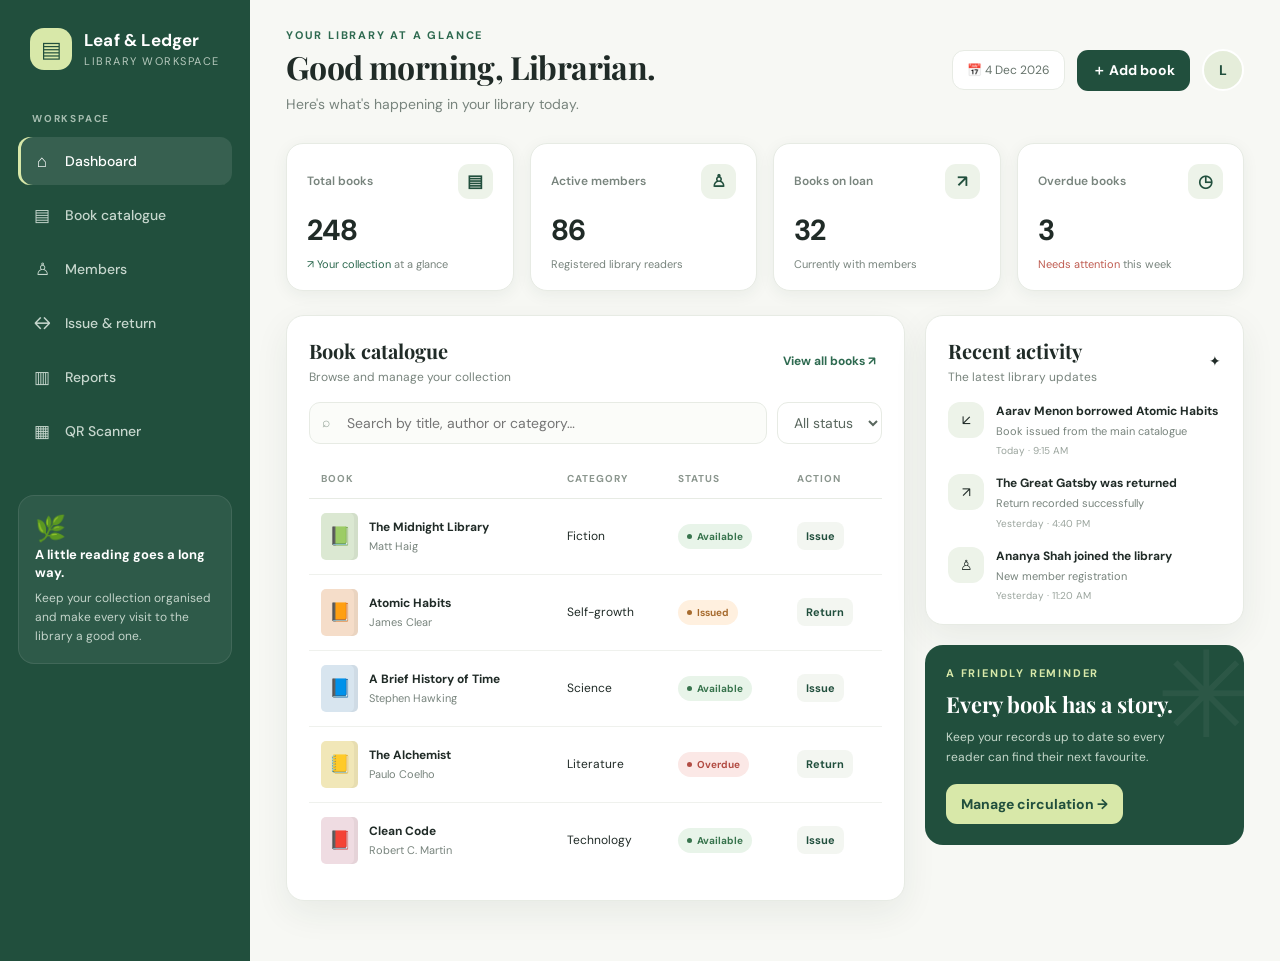
<file: index.html>
<!DOCTYPE html>
<html lang="en">
<head>
<meta charset="UTF-8">
<meta name="viewport" content="width=device-width, initial-scale=1.0">
<title>Leaf & Ledger — Library Management</title>
<style>
@import url('https://fonts.googleapis.com/css2?family=DM+Sans:wght@400;500;600;700&family=Playfair+Display:wght@600;700&display=swap');
:root{--ink:#202b27;--muted:#78847d;--paper:#f7f8f4;--white:#fff;--green:#214f3d;--green2:#2e6a50;--lime:#d8e8a9;--line:#e7ebe4;--orange:#d98a4d;--red:#bf5c51;--shadow:0 12px 35px rgba(33,57,43,.07)}
*{box-sizing:border-box}body{margin:0;background:var(--paper);color:var(--ink);font-family:'DM Sans',sans-serif;font-size:14px}button,input,select{font:inherit}button{cursor:pointer;border:0} .app{display:flex;min-height:100vh}
.sidebar{width:250px;background:var(--green);color:#fff;padding:28px 18px;display:flex;flex-direction:column;flex-shrink:0}
.brand{display:flex;gap:12px;align-items:center;padding:0 12px 34px}.brand-icon{width:42px;height:42px;border-radius:14px;background:var(--lime);color:var(--green);display:grid;place-items:center;font-size:22px}.brand strong{display:block;font-size:17px;letter-spacing:.2px}.brand small{color:#b6c9bd;font-size:11px;letter-spacing:1.5px;text-transform:uppercase}
.nav-label{color:#a6bdb0;font-size:10px;font-weight:700;letter-spacing:1.8px;padding:8px 14px 12px}.nav{display:grid;gap:6px}.nav button{color:#c7d7ce;background:transparent;text-align:left;padding:13px 14px;border-radius:12px;display:flex;align-items:center;gap:13px;font-weight:500;transition:.2s}.nav button span{font-size:17px;width:20px;text-align:center}.nav button:hover,.nav button.active{background:#ffffff19;color:#fff}.nav button.active{box-shadow:inset 3px 0 var(--lime)}.side-bottom{margin-top:auto;background:#ffffff10;border:1px solid #ffffff16;border-radius:16px;padding:16px;margin-top:40px}.side-bottom .book-emoji{font-size:25px}.side-bottom p{color:#c3d4ca;line-height:1.6;font-size:12px;margin:8px 0 0}.side-bottom strong{font-size:13px}
.main{flex:1;min-width:0;padding:28px 36px 40px;max-width:1600px;margin:0 auto;width:100%}.topbar{display:flex;align-items:center;justify-content:space-between;gap:20px;margin-bottom:30px}.eyebrow{color:var(--green2);font-size:11px;text-transform:uppercase;letter-spacing:1.8px;font-weight:700}.heading h1{font-family:'Playfair Display',serif;font-size:32px;line-height:1.15;margin:7px 0 0;letter-spacing:-.6px}.heading p{color:var(--muted);margin:9px 0 0}.top-actions{display:flex;align-items:center;gap:12px}.date-chip{background:#fff;border:1px solid var(--line);border-radius:12px;padding:11px 14px;color:#66736b;font-size:12px}.avatar{width:42px;height:42px;border-radius:50%;background:#e5edda;color:var(--green);display:grid;place-items:center;font-weight:700;border:2px solid white}
.btn{border-radius:11px;padding:11px 15px;font-weight:700;display:inline-flex;align-items:center;justify-content:center;gap:8px;transition:transform .15s,background .15s}.btn:hover{transform:translateY(-1px)}.btn-primary{background:var(--green);color:white}.btn-primary:hover{background:var(--green2)}.btn-light{background:#fff;color:var(--green);border:1px solid var(--line)}.btn-small{padding:8px 11px;font-size:12px}
.stats{display:grid;grid-template-columns:repeat(4,minmax(0,1fr));gap:16px;margin-bottom:24px}.stat{background:#fff;border:1px solid var(--line);border-radius:17px;padding:20px 20px 18px;box-shadow:0 4px 16px #1f3a2810}.stat-top{display:flex;justify-content:space-between;align-items:center;color:var(--muted);font-size:12px;font-weight:600}.stat-icon{width:35px;height:35px;border-radius:11px;background:#edf3e9;color:var(--green);display:grid;place-items:center;font-size:17px}.stat strong{display:block;font-size:29px;margin:12px 0 5px;letter-spacing:-1px}.stat small{color:var(--muted);font-size:11px}.positive{color:var(--green2)!important}
.content-grid{display:grid;grid-template-columns:minmax(0,1.65fr) minmax(270px,.85fr);gap:20px;align-items:start}.panel{background:#fff;border:1px solid var(--line);border-radius:18px;box-shadow:var(--shadow);overflow:hidden;margin-bottom:20px}.panel-head{padding:21px 22px 17px;display:flex;justify-content:space-between;align-items:center;gap:12px}.panel-head h2{font-family:'Playfair Display',serif;font-size:20px;margin:0}.panel-head p{margin:5px 0 0;color:var(--muted);font-size:12px}.panel-body{padding:0 22px 22px}.text-link{background:transparent;color:var(--green2);font-weight:700;font-size:12px}.search-row{display:flex;gap:10px;margin:0 0 15px}.searchbox{flex:1;position:relative}.searchbox span{position:absolute;left:13px;top:11px;color:#91a096}.searchbox input{width:100%;padding:11px 12px 11px 37px;border:1px solid var(--line);border-radius:11px;outline:none;background:#fbfcf9}.searchbox input:focus,input:focus,select:focus{border-color:#91b39a;box-shadow:0 0 0 3px #dcebdd}.filter{border:1px solid var(--line);border-radius:11px;padding:10px 12px;background:#fff;color:#59675e;outline:none}
.table-wrap{overflow-x:auto}table{border-collapse:collapse;width:100%;white-space:nowrap}th{text-align:left;color:#8b968e;font-size:10px;text-transform:uppercase;letter-spacing:1px;font-weight:700;padding:13px 12px;border-bottom:1px solid var(--line)}td{padding:14px 12px;border-bottom:1px solid #eff1ed;font-size:12px}tr:last-child td{border-bottom:0}.book-cell{display:flex;align-items:center;gap:11px}.cover{width:37px;height:47px;border-radius:5px;display:grid;place-items:center;font-size:18px;box-shadow:inset -4px 0 #0000000b;flex-shrink:0}.cover.green{background:#dbe8d2}.cover.peach{background:#f5ddc9}.cover.blue{background:#d8e5ef}.cover.yellow{background:#f1e7b8}.cover.pink{background:#efdce2}.book-cell strong{display:block;font-size:12px}.book-cell small{display:block;color:var(--muted);font-size:11px;margin-top:4px}.pill{display:inline-flex;align-items:center;gap:5px;padding:6px 9px;border-radius:30px;font-size:10px;font-weight:700}.pill:before{content:"";width:5px;height:5px;border-radius:50%;background:currentColor}.available{background:#e8f4e9;color:#38744d}.issued{background:#fff0df;color:#a76b2e}.overdue{background:#fbe8e6;color:#b24c43}.activity{display:grid;gap:17px}.activity-item{display:flex;gap:12px;align-items:flex-start}.activity-icon{width:36px;height:36px;border-radius:12px;background:#edf3e9;display:grid;place-items:center;flex-shrink:0}.activity-item strong{display:block;font-size:12px;line-height:1.5}.activity-item p{margin:3px 0 0;color:var(--muted);font-size:11px;line-height:1.5}.activity-item time{display:block;color:#9aa49d;font-size:10px;margin-top:5px}
.feature-card{background:var(--green);border-radius:18px;padding:21px;color:white;position:relative;overflow:hidden}.feature-card:after{content:"✳";position:absolute;right:-13px;top:-27px;font-size:120px;color:#ffffff0d}.feature-card .eyebrow{color:var(--lime)}.feature-card h3{font-family:'Playfair Display',serif;font-size:22px;line-height:1.25;margin:11px 0 8px;max-width:230px}.feature-card p{color:#c4d7ca;font-size:12px;line-height:1.7;max-width:245px;margin:0 0 16px}.feature-card .btn{background:var(--lime);color:var(--green);position:relative;z-index:1}
.section{display:none}.section.active{display:block}.section .panel{margin-top:0}.empty{text-align:center;padding:35px;color:var(--muted)}.empty div{font-size:30px;margin-bottom:8px}.table-actions{display:flex;gap:5px}.icon-btn{background:#f3f6f1;color:var(--green);padding:7px 9px;border-radius:8px;font-size:11px;font-weight:700}.icon-btn.danger{color:var(--red);background:#fbefed}
.modal-backdrop{position:fixed;inset:0;background:#15251dc2;display:none;align-items:center;justify-content:center;padding:18px;z-index:10}.modal-backdrop.open{display:flex}.modal{background:#fff;border-radius:20px;padding:26px;width:min(100%,520px);box-shadow:0 25px 80px #0003;max-height:90vh;overflow:auto}.modal-head{display:flex;justify-content:space-between;align-items:center;margin-bottom:20px}.modal-head h2{font-family:'Playfair Display',serif;font-size:24px;margin:0}.close{background:#f0f3ee;border-radius:9px;width:34px;height:34px;font-size:20px;color:var(--ink)}.form-grid{display:grid;grid-template-columns:1fr 1fr;gap:14px}.field{display:grid;gap:7px}.field.full{grid-column:1/-1}.field label{font-size:11px;color:#67746b;font-weight:700}.field input,.field select{border:1px solid var(--line);border-radius:10px;padding:12px;outline:none;width:100%;background:white}.form-actions{display:flex;justify-content:flex-end;gap:9px;margin-top:22px}.toast{position:fixed;bottom:24px;right:24px;background:var(--green);color:#fff;padding:13px 18px;border-radius:12px;box-shadow:var(--shadow);opacity:0;transform:translateY(10px);pointer-events:none;transition:.25s;z-index:20}.toast.show{opacity:1;transform:translateY(0)}
.mobile-menu{display:none}
@media(max-width:1100px){.sidebar{width:215px}.main{padding:24px}.stats{grid-template-columns:repeat(2,1fr)}.content-grid{grid-template-columns:1fr}.right-col{display:grid;grid-template-columns:1fr 1fr;gap:18px}.right-col .panel{margin-bottom:0}}
@media(max-width:720px){.app{display:block}.sidebar{width:100%;padding:14px 16px;display:block}.brand{padding:0}.brand-icon{width:37px;height:37px}.nav-label,.side-bottom{display:none}.nav{display:flex;overflow:auto;margin-top:14px;gap:6px}.nav button{white-space:nowrap;padding:10px 12px;font-size:12px}.nav button span{font-size:15px}.main{padding:22px 15px}.topbar{align-items:flex-start;margin-bottom:22px}.heading h1{font-size:27px}.heading p{font-size:12px;max-width:220px;line-height:1.5}.date-chip{display:none}.top-actions{gap:7px}.top-actions .btn{font-size:11px;padding:10px}.avatar{width:36px;height:36px}.stats{gap:10px}.stat{padding:15px}.stat strong{font-size:25px}.stat-top{font-size:11px}.stat-icon{width:30px;height:30px}.content-grid{display:block}.right-col{display:block}.right-col .panel{margin-bottom:18px}.panel-head{padding:18px 16px 14px}.panel-body{padding:0 16px 17px}.search-row{flex-wrap:wrap}.searchbox{min-width:100%}.filter{flex:1}.table-wrap{margin:0 -16px;padding:0 6px}.form-grid{grid-template-columns:1fr}.field.full{grid-column:auto}}
</style>
</head>
<body>
<div class="app">
<aside class="sidebar">
  <div class="brand"><div class="brand-icon">▤</div><div><strong>Leaf & Ledger</strong><small>Library workspace</small></div></div>
  <div class="nav-label">WORKSPACE</div>
  <nav class="nav">
    <button class="active" data-page="dashboard"><span>⌂</span> Dashboard</button>
    <button data-page="books"><span>▤</span> Book catalogue</button>
    <button data-page="members"><span>♙</span> Members</button>
    <button data-page="circulation"><span>↔</span> Issue & return</button>
    <button data-page="reports"><span>▥</span> Reports</button>
  </nav>
  <div class="side-bottom"><div class="book-emoji">🌿</div><strong>A little reading goes a long way.</strong><p>Keep your collection organised and make every visit to the library a good one.</p></div>
</aside>
<main class="main">
<header class="topbar">
  <div class="heading"><div class="eyebrow" id="pageEyebrow">YOUR LIBRARY AT A GLANCE</div><h1 id="pageTitle">Good morning, Librarian.</h1><p id="pageSubtitle">Here's what's happening in your library today.</p></div>
  <div class="top-actions"><div class="date-chip" id="dateChip">📅 Today</div><button class="btn btn-primary" id="quickAdd">＋ Add book</button><div class="avatar">L</div></div>
</header>

<section class="section active" id="dashboard">
  <div class="stats">
    <div class="stat"><div class="stat-top">Total books <span class="stat-icon">▤</span></div><strong id="statBooks">248</strong><small><span class="positive">↗ Your collection</span> at a glance</small></div>
    <div class="stat"><div class="stat-top">Active members <span class="stat-icon">♙</span></div><strong id="statMembers">86</strong><small>Registered library readers</small></div>
    <div class="stat"><div class="stat-top">Books on loan <span class="stat-icon">↗</span></div><strong id="statIssued">32</strong><small>Currently with members</small></div>
    <div class="stat"><div class="stat-top">Overdue books <span class="stat-icon">◷</span></div><strong id="statOverdue">4</strong><small><span style="color:var(--red)">Needs attention</span> this week</small></div>
  </div>
  <div class="content-grid">
    <div class="left-col">
      <div class="panel">
        <div class="panel-head"><div><h2>Book catalogue</h2><p>Browse and manage your collection</p></div><button class="text-link" data-goto="books">View all books ↗</button></div>
        <div class="panel-body">
          <div class="search-row"><div class="searchbox"><span>⌕</span><input id="dashboardSearch" placeholder="Search by title, author or category…"></div><select class="filter" id="dashboardFilter"><option value="all">All status</option><option value="Available">Available</option><option value="Issued">Issued</option><option value="Overdue">Overdue</option></select></div>
          <div class="table-wrap"><table><thead><tr><th>Book</th><th>Category</th><th>Status</th><th>Action</th></tr></thead><tbody id="dashboardBooks"></tbody></table></div>
        </div>
      </div>
    </div>
    <div class="right-col">
      <div class="panel"><div class="panel-head"><div><h2>Recent activity</h2><p>The latest library updates</p></div><span>✦</span></div><div class="panel-body"><div class="activity" id="activityList"></div></div></div>
      <div class="feature-card"><div class="eyebrow">A FRIENDLY REMINDER</div><h3>Every book has a story.</h3><p>Keep your records up to date so every reader can find their next favourite.</p><button class="btn" data-goto="circulation">Manage circulation →</button></div>
    </div>
  </div>
</section>

<section class="section" id="books">
 <div class="panel"><div class="panel-head"><div><h2>All books</h2><p>Search, add and update your library catalogue.</p></div><button class="btn btn-primary" id="addBookBtn">＋ Add book</button></div><div class="panel-body">
 <div class="search-row"><div class="searchbox"><span>⌕</span><input id="booksSearch" placeholder="Search title, author, ISBN or category…"></div><select id="booksFilter" class="filter"><option value="all">All status</option><option>Available</option><option>Issued</option><option>Overdue</option></select></div>
 <div class="table-wrap"><table><thead><tr><th>Book details</th><th>Category</th><th>ISBN</th><th>Status</th><th>Actions</th></tr></thead><tbody id="allBooks"></tbody></table></div></div></div>
</section>
<section class="section" id="members">
 <div class="panel"><div class="panel-head"><div><h2>Library members</h2><p>Registered readers and their membership status.</p></div><button class="btn btn-primary" id="addMemberBtn">＋ Add member</button></div><div class="panel-body">
 <div class="search-row"><div class="searchbox"><span>⌕</span><input id="memberSearch" placeholder="Search members by name or email…"></div></div>
 <div class="table-wrap"><table><thead><tr><th>Member</th><th>Member ID</th><th>Email</th><th>Books on loan</th><th>Status</th></tr></thead><tbody id="allMembers"></tbody></table></div></div></div>
</section>
<section class="section" id="circulation">
 <div class="content-grid">
  <div class="panel"><div class="panel-head"><div><h2>Issue & return desk</h2><p>Keep borrowing records accurate and up to date.</p></div></div><div class="panel-body">
   <div class="search-row"><div class="searchbox"><span>⌕</span><input id="loanSearch" placeholder="Search current loans…"></div></div>
   <div class="table-wrap"><table><thead><tr><th>Book / member</th><th>Due date</th><th>Status</th><th>Action</th></tr></thead><tbody id="loansTable"></tbody></table></div>
  </div></div>
  <div class="panel"><div class="panel-head"><div><h2>New book issue</h2><p>Record a book borrowed by a member.</p></div></div><div class="panel-body">
   <form id="issueForm"><div class="form-grid"><div class="field full"><label>BOOK</label><select id="issueBook" required></select></div><div class="field full"><label>MEMBER</label><select id="issueMember" required></select></div><div class="field full"><label>DUE DATE</label><input id="dueDate" type="date" required></div></div><div class="form-actions"><button class="btn btn-primary" type="submit">Record issue →</button></div></form>
  </div></div>
 </div>
</section>
<section class="section" id="reports">
 <div class="stats">
  <div class="stat"><div class="stat-top">Collection size <span class="stat-icon">▤</span></div><strong id="reportBooks">248</strong><small>Total catalogue records</small></div>
  <div class="stat"><div class="stat-top">Available <span class="stat-icon">✓</span></div><strong id="reportAvailable">212</strong><small>Ready to be borrowed</small></div>
  <div class="stat"><div class="stat-top">On loan <span class="stat-icon">↗</span></div><strong id="reportIssued">32</strong><small>Currently issued</small></div>
  <div class="stat"><div class="stat-top">Overdue <span class="stat-icon">◷</span></div><strong id="reportOverdue">4</strong><small>Return follow-up needed</small></div>
 </div>
 <div class="panel"><div class="panel-head"><div><h2>Collection summary</h2><p>A quick overview of your current catalogue and circulation records.</p></div><button class="btn btn-light" id="exportCsv">⇩ Export CSV</button></div><div class="panel-body"><div class="table-wrap"><table><thead><tr><th>Category</th><th>Total books</th><th>Available</th><th>On loan</th></tr></thead><tbody id="categoryReport"></tbody></table></div></div></div>
</section>
</main>
</div>

<div class="modal-backdrop" id="bookModal"><div class="modal"><div class="modal-head"><h2>Add a new book</h2><button class="close" data-close="bookModal">×</button></div><form id="bookForm"><div class="form-grid">
 <div class="field full"><label>BOOK TITLE</label><input id="bookTitle" required placeholder="e.g. The Midnight Library"></div>
 <div class="field"><label>AUTHOR</label><input id="bookAuthor" required placeholder="Author name"></div>
 <div class="field"><label>CATEGORY</label><select id="bookCategory"><option>Fiction</option><option>Science</option><option>Technology</option><option>History</option><option>Self-growth</option><option>Literature</option><option>Other</option></select></div>
 <div class="field full"><label>ISBN</label><input id="bookIsbn" placeholder="ISBN (optional)"></div>
 </div><div class="form-actions"><button class="btn btn-light" type="button" data-close="bookModal">Cancel</button><button class="btn btn-primary" type="submit">Save book</button></div></form></div></div>
<div class="modal-backdrop" id="memberModal"><div class="modal"><div class="modal-head"><h2>Add a member</h2><button class="close" data-close="memberModal">×</button></div><form id="memberForm"><div class="form-grid">
 <div class="field full"><label>FULL NAME</label><input id="memberName" required placeholder="Member name"></div><div class="field full"><label>EMAIL ADDRESS</label><input id="memberEmail" type="email" required placeholder="name@example.com"></div>
 </div><div class="form-actions"><button class="btn btn-light" type="button" data-close="memberModal">Cancel</button><button class="btn btn-primary" type="submit">Register member</button></div></form></div></div>
<div class="toast" id="toast"></div>
<script>
const seedBooks=[
{id:1,title:'The Midnight Library',author:'Matt Haig',category:'Fiction',isbn:'9780525559474',status:'Available',cover:'green'},
{id:2,title:'Atomic Habits',author:'James Clear',category:'Self-growth',isbn:'9780735211292',status:'Issued',cover:'peach',member:'Aarav Menon',due:'2026-10-24'},
{id:3,title:'A Brief History of Time',author:'Stephen Hawking',category:'Science',isbn:'9780553380163',status:'Available',cover:'blue'},
{id:4,title:'The Alchemist',author:'Paulo Coelho',category:'Literature',isbn:'9780061122415',status:'Overdue',cover:'yellow',member:'Maya Nair',due:'2026-10-20'},
{id:5,title:'Clean Code',author:'Robert C. Martin',category:'Technology',isbn:'9780132350884',status:'Available',cover:'pink'},
{id:6,title:'Sapiens',author:'Yuval Noah Harari',category:'History',isbn:'9780062316097',status:'Issued',cover:'green',member:'Rohan Das',due:'2026-11-03'},
{id:7,title:'Ikigai',author:'Héctor García',category:'Self-growth',isbn:'9780143130727',status:'Available',cover:'peach'},
{id:8,title:'The Great Gatsby',author:'F. Scott Fitzgerald',category:'Fiction',isbn:'9780743273565',status:'Available',cover:'blue'}
];
const seedMembers=[
{id:'MBR-001',name:'Aarav Menon',email:'aarav@example.com',status:'Active'},
{id:'MBR-002',name:'Maya Nair',email:'maya@example.com',status:'Active'},
{id:'MBR-003',name:'Rohan Das',email:'rohan@example.com',status:'Active'},
{id:'MBR-004',name:'Ananya Shah',email:'ananya@example.com',status:'Active'},
{id:'MBR-005',name:'Ishaan Kumar',email:'ishaan@example.com',status:'Active'}
];
let books=JSON.parse(localStorage.getItem('leafBooks')||'null')||seedBooks;
let members=JSON.parse(localStorage.getItem('leafMembers')||'null')||seedMembers;
let activity=JSON.parse(localStorage.getItem('leafActivity')||'null')||[
{icon:'↙',title:'Aarav Menon borrowed Atomic Habits',detail:'Book issued from the main catalogue',time:'Today · 9:15 AM'},
{icon:'↗',title:'The Great Gatsby was returned',detail:'Return recorded successfully',time:'Yesterday · 4:40 PM'},
{icon:'♙',title:'Ananya Shah joined the library',detail:'New member registration',time:'Yesterday · 11:20 AM'}
];
const $=id=>document.getElementById(id);
const save=()=>{localStorage.setItem('leafBooks',JSON.stringify(books));localStorage.setItem('leafMembers',JSON.stringify(members));localStorage.setItem('leafActivity',JSON.stringify(activity))};
const esc=s=>String(s??'').replace(/[&<>"']/g,c=>({'&':'&amp;','<':'&lt;','>':'&gt;','"':'&quot;',"'":'&#39;'}[c]));
const pill=s=>`<span class="pill ${s.toLowerCase()}">${s}</span>`;
const coverEmoji={green:'📗',peach:'📙',blue:'📘',yellow:'📒',pink:'📕'};
function bookRow(b,compact=false){return `<tr><td><div class="book-cell"><div class="cover ${b.cover||'green'}">${coverEmoji[b.cover||'green']}</div><div><strong>${esc(b.title)}</strong><small>${esc(b.author)}</small></div></div></td>${compact?`<td>${esc(b.category)}</td><td>${pill(b.status)}</td><td>${b.status==='Available'?`<button class="icon-btn" onclick="quickIssue(${b.id})">Issue</button>`:`<button class="icon-btn" onclick="returnBook(${b.id})">Return</button>`}</td>`:`<td>${esc(b.category)}</td><td>${esc(b.isbn||'—')}</td><td>${pill(b.status)}</td><td><div class="table-actions">${b.status==='Available'?`<button class="icon-btn" onclick="quickIssue(${b.id})">Issue</button>`:`<button class="icon-btn" onclick="returnBook(${b.id})">Return</button>`}<button class="icon-btn danger" onclick="deleteBook(${b.id})">Delete</button></div></td>`}</tr>`}
function filteredBooks(query='',status='all'){return books.filter(b=>(`${b.title} ${b.author} ${b.category} ${b.isbn}`.toLowerCase().includes(query.toLowerCase()))&&(status==='all'||b.status===status))}
function renderBooks(){let dash=filteredBooks($('dashboardSearch').value,$('dashboardFilter').value).slice(0,5);$('dashboardBooks').innerHTML=dash.length?dash.map(b=>bookRow(b,true)).join(''):`<tr><td colspan="4" class="empty">No matching books found.</td></tr>`;
let all=filteredBooks($('booksSearch').value,$('booksFilter').value);$('allBooks').innerHTML=all.length?all.map(b=>bookRow(b,false)).join(''):`<tr><td colspan="5" class="empty">No matching books found.</td></tr>`;
$('statBooks').textContent=books.length+240;$('statMembers').textContent=members.length+81;$('statIssued').textContent=books.filter(b=>b.status==='Issued').length+30;$('statOverdue').textContent=books.filter(b=>b.status==='Overdue').length+2;
$('reportBooks').textContent=books.length+240;$('reportAvailable').textContent=books.filter(b=>b.status==='Available').length+205;$('reportIssued').textContent=books.filter(b=>b.status==='Issued').length+30;$('reportOverdue').textContent=books.filter(b=>b.status==='Overdue').length+2;
renderLoans();renderReport();renderIssueOptions()}
function renderMembers(){let q=$('memberSearch').value.toLowerCase();let ms=members.filter(m=>(m.name+' '+m.email+' '+m.id).toLowerCase().includes(q));$('allMembers').innerHTML=ms.length?ms.map(m=>`<tr><td><div class="book-cell"><div class="avatar">${esc(m.name[0])}</div><div><strong>${esc(m.name)}</strong><small>Library reader</small></div></div></td><td>${esc(m.id)}</td><td>${esc(m.email)}</td><td>${books.filter(b=>b.member===m.name&&b.status!=='Available').length}</td><td><span class="pill available">${m.status}</span></td></tr>`).join(''):`<tr><td colspan="5" class="empty">No members found.</td></tr>`}
function renderActivity(){$('activityList').innerHTML=activity.slice(0,5).map(a=>`<div class="activity-item"><div class="activity-icon">${a.icon}</div><div><strong>${esc(a.title)}</strong><p>${esc(a.detail)}</p><time>${esc(a.time)}</time></div></div>`).join('')}
function renderLoans(){let q=($('loanSearch')?.value||'').toLowerCase();let loans=books.filter(b=>b.status!=='Available'&&(`${b.title} ${b.member||''}`).toLowerCase().includes(q));$('loansTable').innerHTML=loans.length?loans.map(b=>`<tr><td><div class="book-cell"><div class="cover ${b.cover||'green'}">${coverEmoji[b.cover||'green']}</div><div><strong>${esc(b.title)}</strong><small>${esc(b.member||'Member not assigned')}</small></div></div></td><td>${esc(b.due||'Not set')}</td><td>${pill(b.status)}</td><td><button class="icon-btn" onclick="returnBook(${b.id})">Return</button></td></tr>`).join(''):`<tr><td colspan="4" class="empty">No current loans match your search.</td></tr>`}
function renderIssueOptions(){let select=$('issueBook'),old=select.value;select.innerHTML='<option value="">Choose an available book…</option>'+books.filter(b=>b.status==='Available').map(b=>`<option value="${b.id}">${esc(b.title)}</option>`).join('');if(old)select.value=old;$('issueMember').innerHTML='<option value="">Choose a member…</option>'+members.map(m=>`<option value="${esc(m.name)}">${esc(m.name)}</option>`).join('')}
function renderReport(){let cats={};books.forEach(b=>{cats[b.category]??={total:0,available:0,loan:0};cats[b.category].total++;if(b.status==='Available')cats[b.category].available++;else cats[b.category].loan++});$('categoryReport').innerHTML=Object.entries(cats).map(([c,v])=>`<tr><td><strong>${esc(c)}</strong></td><td>${v.total}</td><td>${v.available}</td><td>${v.loan}</td></tr>`).join('')}
function refresh(){renderBooks();renderMembers();renderActivity();save()}
function toast(msg){$('toast').textContent=msg;$('toast').classList.add('show');setTimeout(()=>$('toast').classList.remove('show'),2600)}
function openModal(id){$(id).classList.add('open')}function closeModal(id){$(id).classList.remove('open')}
function addActivity(title,detail,icon='✦'){activity.unshift({icon,title,detail,time:'Just now'});renderActivity()}
function deleteBook(id){let b=books.find(x=>x.id===id);if(!b)return;if(!confirm(`Delete "${b.title}" from the catalogue?`))return;books=books.filter(x=>x.id!==id);addActivity(`${b.title} removed from catalogue`,'Catalogue record deleted','−');refresh();toast('Book removed.')}
function returnBook(id){let b=books.find(x=>x.id===id);if(!b||b.status==='Available')return;b.status='Available';let who=b.member;b.member='';b.due='';addActivity(`${b.title} was returned`,`${who||'A member'} · return recorded`,'↗');refresh();toast('Book return recorded successfully.')}
function quickIssue(id){let b=books.find(x=>x.id===id);if(!b||b.status!=='Available')return;showPage('circulation');$('issueBook').value=String(id);$('issueBook').focus();toast('Choose a member and due date to complete the issue.')}
function showPage(page){document.querySelectorAll('.section').forEach(s=>s.classList.toggle('active',s.id===page));document.querySelectorAll('.nav button').forEach(b=>b.classList.toggle('active',b.dataset.page===page));const info={dashboard:['YOUR LIBRARY AT A GLANCE','Good morning, Librarian.',"Here's what's happening in your library today."],books:['THE COLLECTION','Book catalogue','Every book, neatly in its place.'],members:['YOUR COMMUNITY','Library members','The readers who make this library special.'],circulation:['BORROWING DESK','Issue & return','Track loans, due dates and returned books.'],reports:['LIBRARY INSIGHTS','Reports & overview','A clear picture of your collection and circulation.']};$('pageEyebrow').textContent=info[page][0];$('pageTitle').textContent=info[page][1];$('pageSubtitle').textContent=info[page][2];window.scrollTo({top:0,behavior:'smooth'})}
document.querySelectorAll('.nav button').forEach(b=>b.addEventListener('click',()=>showPage(b.dataset.page)));document.querySelectorAll('[data-goto]').forEach(b=>b.addEventListener('click',()=>showPage(b.dataset.goto)));
$('quickAdd').onclick=$('addBookBtn').onclick=()=>openModal('bookModal');$('addMemberBtn').onclick=()=>openModal('memberModal');document.querySelectorAll('[data-close]').forEach(b=>b.onclick=()=>closeModal(b.dataset.close));document.querySelectorAll('.modal-backdrop').forEach(bg=>bg.addEventListener('click',e=>{if(e.target===bg)bg.classList.remove('open')}));
['dashboardSearch','dashboardFilter','booksSearch','booksFilter'].forEach(id=>$(id).addEventListener('input',renderBooks));$('memberSearch').addEventListener('input',renderMembers);$('loanSearch').addEventListener('input',renderLoans);
$('bookForm').addEventListener('submit',e=>{e.preventDefault();const title=$('bookTitle').value.trim(),author=$('bookAuthor').value.trim();books.unshift({id:Date.now(),title,author,category:$('bookCategory').value,isbn:$('bookIsbn').value.trim(),status:'Available',cover:['green','peach','blue','yellow','pink'][Math.floor(Math.random()*5)]});addActivity(`${title} added to catalogue`,`Added by librarian · ${author}`,'＋');refresh();e.target.reset();closeModal('bookModal');showPage('books');toast('New book added to your catalogue.')});
$('memberForm').addEventListener('submit',e=>{e.preventDefault();let name=$('memberName').value.trim(),email=$('memberEmail').value.trim();members.unshift({id:'MBR-'+String(Date.now()).slice(-5),name,email,status:'Active'});addActivity(`${name} joined the library`,'New member registration','♙');refresh();e.target.reset();closeModal('memberModal');showPage('members');toast('New member registered successfully.')});
$('issueForm').addEventListener('submit',e=>{e.preventDefault();let b=books.find(x=>x.id===Number($('issueBook').value)),who=$('issueMember').value,due=$('dueDate').value;if(!b||!who||!due){toast('Please choose a book, member and due date.');return}b.status=(new Date(due+'T23:59:59')<new Date())?'Overdue':'Issued';b.member=who;b.due=due;addActivity(`${who} borrowed ${b.title}`,`Due date: ${due}`,'↙');refresh();e.target.reset();toast('Book issue recorded successfully.')});
$('exportCsv').onclick=()=>{let rows=[['Title','Author','Category','ISBN','Status','Member','Due date'],...books.map(b=>[b.title,b.author,b.category,b.isbn,b.status,b.member||'',b.due||''])];let csv=rows.map(r=>r.map(v=>'"'+String(v).replace(/"/g,'""')+'"').join(',')).join('\n');let a=document.createElement('a');a.href=URL.createObjectURL(new Blob([csv],{type:'text/csv'}));a.download='library-report.csv';a.click();URL.revokeObjectURL(a.href);toast('Report exported as CSV.')};
$('dateChip').textContent='📅 '+new Date().toLocaleDateString('en-IN',{day:'numeric',month:'short',year:'numeric'});
$('dueDate').value=new Date(Date.now()+14*86400000).toISOString().slice(0,10);
refresh();
</script>
<script src="js/app.js"></script>
</body>
</html>
</file>
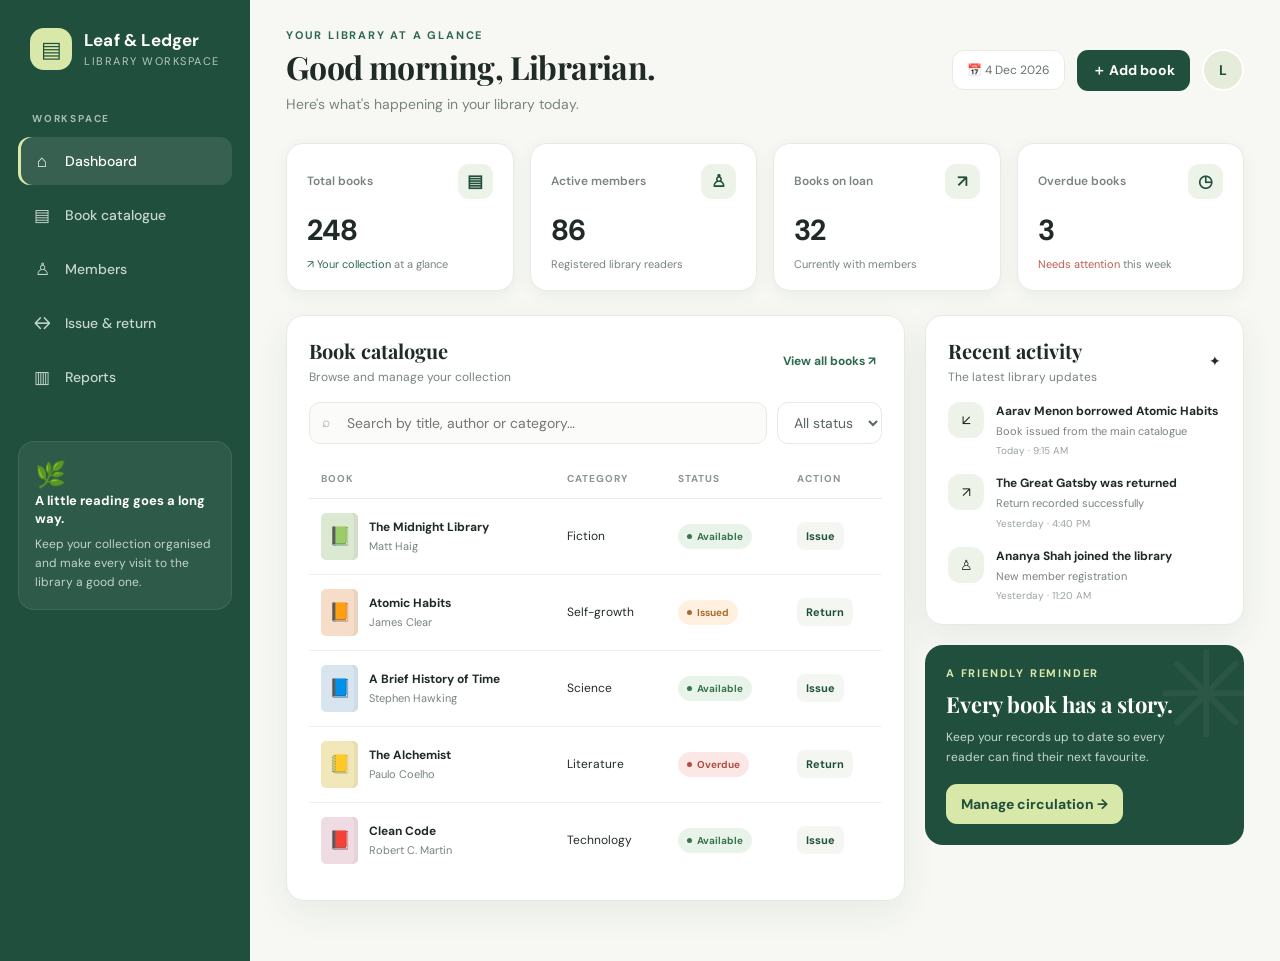
<file: leaf_ledger_library_website-3.html>
<!DOCTYPE html>
<html lang="en">
<head>
<meta charset="UTF-8">
<meta name="viewport" content="width=device-width, initial-scale=1.0">
<title>Leaf & Ledger — Library Management</title>
<style>
@import url('https://fonts.googleapis.com/css2?family=DM+Sans:wght@400;500;600;700&family=Playfair+Display:wght@600;700&display=swap');
:root{--ink:#202b27;--muted:#78847d;--paper:#f7f8f4;--white:#fff;--green:#214f3d;--green2:#2e6a50;--lime:#d8e8a9;--line:#e7ebe4;--orange:#d98a4d;--red:#bf5c51;--shadow:0 12px 35px rgba(33,57,43,.07)}
*{box-sizing:border-box}body{margin:0;background:var(--paper);color:var(--ink);font-family:'DM Sans',sans-serif;font-size:14px}button,input,select{font:inherit}button{cursor:pointer;border:0} .app{display:flex;min-height:100vh}
.sidebar{width:250px;background:var(--green);color:#fff;padding:28px 18px;display:flex;flex-direction:column;flex-shrink:0}
.brand{display:flex;gap:12px;align-items:center;padding:0 12px 34px}.brand-icon{width:42px;height:42px;border-radius:14px;background:var(--lime);color:var(--green);display:grid;place-items:center;font-size:22px}.brand strong{display:block;font-size:17px;letter-spacing:.2px}.brand small{color:#b6c9bd;font-size:11px;letter-spacing:1.5px;text-transform:uppercase}
.nav-label{color:#a6bdb0;font-size:10px;font-weight:700;letter-spacing:1.8px;padding:8px 14px 12px}.nav{display:grid;gap:6px}.nav button{color:#c7d7ce;background:transparent;text-align:left;padding:13px 14px;border-radius:12px;display:flex;align-items:center;gap:13px;font-weight:500;transition:.2s}.nav button span{font-size:17px;width:20px;text-align:center}.nav button:hover,.nav button.active{background:#ffffff19;color:#fff}.nav button.active{box-shadow:inset 3px 0 var(--lime)}.side-bottom{margin-top:auto;background:#ffffff10;border:1px solid #ffffff16;border-radius:16px;padding:16px;margin-top:40px}.side-bottom .book-emoji{font-size:25px}.side-bottom p{color:#c3d4ca;line-height:1.6;font-size:12px;margin:8px 0 0}.side-bottom strong{font-size:13px}
.main{flex:1;min-width:0;padding:28px 36px 40px;max-width:1600px;margin:0 auto;width:100%}.topbar{display:flex;align-items:center;justify-content:space-between;gap:20px;margin-bottom:30px}.eyebrow{color:var(--green2);font-size:11px;text-transform:uppercase;letter-spacing:1.8px;font-weight:700}.heading h1{font-family:'Playfair Display',serif;font-size:32px;line-height:1.15;margin:7px 0 0;letter-spacing:-.6px}.heading p{color:var(--muted);margin:9px 0 0}.top-actions{display:flex;align-items:center;gap:12px}.date-chip{background:#fff;border:1px solid var(--line);border-radius:12px;padding:11px 14px;color:#66736b;font-size:12px}.avatar{width:42px;height:42px;border-radius:50%;background:#e5edda;color:var(--green);display:grid;place-items:center;font-weight:700;border:2px solid white}
.btn{border-radius:11px;padding:11px 15px;font-weight:700;display:inline-flex;align-items:center;justify-content:center;gap:8px;transition:transform .15s,background .15s}.btn:hover{transform:translateY(-1px)}.btn-primary{background:var(--green);color:white}.btn-primary:hover{background:var(--green2)}.btn-light{background:#fff;color:var(--green);border:1px solid var(--line)}.btn-small{padding:8px 11px;font-size:12px}
.stats{display:grid;grid-template-columns:repeat(4,minmax(0,1fr));gap:16px;margin-bottom:24px}.stat{background:#fff;border:1px solid var(--line);border-radius:17px;padding:20px 20px 18px;box-shadow:0 4px 16px #1f3a2810}.stat-top{display:flex;justify-content:space-between;align-items:center;color:var(--muted);font-size:12px;font-weight:600}.stat-icon{width:35px;height:35px;border-radius:11px;background:#edf3e9;color:var(--green);display:grid;place-items:center;font-size:17px}.stat strong{display:block;font-size:29px;margin:12px 0 5px;letter-spacing:-1px}.stat small{color:var(--muted);font-size:11px}.positive{color:var(--green2)!important}
.content-grid{display:grid;grid-template-columns:minmax(0,1.65fr) minmax(270px,.85fr);gap:20px;align-items:start}.panel{background:#fff;border:1px solid var(--line);border-radius:18px;box-shadow:var(--shadow);overflow:hidden;margin-bottom:20px}.panel-head{padding:21px 22px 17px;display:flex;justify-content:space-between;align-items:center;gap:12px}.panel-head h2{font-family:'Playfair Display',serif;font-size:20px;margin:0}.panel-head p{margin:5px 0 0;color:var(--muted);font-size:12px}.panel-body{padding:0 22px 22px}.text-link{background:transparent;color:var(--green2);font-weight:700;font-size:12px}.search-row{display:flex;gap:10px;margin:0 0 15px}.searchbox{flex:1;position:relative}.searchbox span{position:absolute;left:13px;top:11px;color:#91a096}.searchbox input{width:100%;padding:11px 12px 11px 37px;border:1px solid var(--line);border-radius:11px;outline:none;background:#fbfcf9}.searchbox input:focus,input:focus,select:focus{border-color:#91b39a;box-shadow:0 0 0 3px #dcebdd}.filter{border:1px solid var(--line);border-radius:11px;padding:10px 12px;background:#fff;color:#59675e;outline:none}
.table-wrap{overflow-x:auto}table{border-collapse:collapse;width:100%;white-space:nowrap}th{text-align:left;color:#8b968e;font-size:10px;text-transform:uppercase;letter-spacing:1px;font-weight:700;padding:13px 12px;border-bottom:1px solid var(--line)}td{padding:14px 12px;border-bottom:1px solid #eff1ed;font-size:12px}tr:last-child td{border-bottom:0}.book-cell{display:flex;align-items:center;gap:11px}.cover{width:37px;height:47px;border-radius:5px;display:grid;place-items:center;font-size:18px;box-shadow:inset -4px 0 #0000000b;flex-shrink:0}.cover.green{background:#dbe8d2}.cover.peach{background:#f5ddc9}.cover.blue{background:#d8e5ef}.cover.yellow{background:#f1e7b8}.cover.pink{background:#efdce2}.book-cell strong{display:block;font-size:12px}.book-cell small{display:block;color:var(--muted);font-size:11px;margin-top:4px}.pill{display:inline-flex;align-items:center;gap:5px;padding:6px 9px;border-radius:30px;font-size:10px;font-weight:700}.pill:before{content:"";width:5px;height:5px;border-radius:50%;background:currentColor}.available{background:#e8f4e9;color:#38744d}.issued{background:#fff0df;color:#a76b2e}.overdue{background:#fbe8e6;color:#b24c43}.activity{display:grid;gap:17px}.activity-item{display:flex;gap:12px;align-items:flex-start}.activity-icon{width:36px;height:36px;border-radius:12px;background:#edf3e9;display:grid;place-items:center;flex-shrink:0}.activity-item strong{display:block;font-size:12px;line-height:1.5}.activity-item p{margin:3px 0 0;color:var(--muted);font-size:11px;line-height:1.5}.activity-item time{display:block;color:#9aa49d;font-size:10px;margin-top:5px}
.feature-card{background:var(--green);border-radius:18px;padding:21px;color:white;position:relative;overflow:hidden}.feature-card:after{content:"✳";position:absolute;right:-13px;top:-27px;font-size:120px;color:#ffffff0d}.feature-card .eyebrow{color:var(--lime)}.feature-card h3{font-family:'Playfair Display',serif;font-size:22px;line-height:1.25;margin:11px 0 8px;max-width:230px}.feature-card p{color:#c4d7ca;font-size:12px;line-height:1.7;max-width:245px;margin:0 0 16px}.feature-card .btn{background:var(--lime);color:var(--green);position:relative;z-index:1}
.section{display:none}.section.active{display:block}.section .panel{margin-top:0}.empty{text-align:center;padding:35px;color:var(--muted)}.empty div{font-size:30px;margin-bottom:8px}.table-actions{display:flex;gap:5px}.icon-btn{background:#f3f6f1;color:var(--green);padding:7px 9px;border-radius:8px;font-size:11px;font-weight:700}.icon-btn.danger{color:var(--red);background:#fbefed}
.modal-backdrop{position:fixed;inset:0;background:#15251dc2;display:none;align-items:center;justify-content:center;padding:18px;z-index:10}.modal-backdrop.open{display:flex}.modal{background:#fff;border-radius:20px;padding:26px;width:min(100%,520px);box-shadow:0 25px 80px #0003;max-height:90vh;overflow:auto}.modal-head{display:flex;justify-content:space-between;align-items:center;margin-bottom:20px}.modal-head h2{font-family:'Playfair Display',serif;font-size:24px;margin:0}.close{background:#f0f3ee;border-radius:9px;width:34px;height:34px;font-size:20px;color:var(--ink)}.form-grid{display:grid;grid-template-columns:1fr 1fr;gap:14px}.field{display:grid;gap:7px}.field.full{grid-column:1/-1}.field label{font-size:11px;color:#67746b;font-weight:700}.field input,.field select{border:1px solid var(--line);border-radius:10px;padding:12px;outline:none;width:100%;background:white}.form-actions{display:flex;justify-content:flex-end;gap:9px;margin-top:22px}.toast{position:fixed;bottom:24px;right:24px;background:var(--green);color:#fff;padding:13px 18px;border-radius:12px;box-shadow:var(--shadow);opacity:0;transform:translateY(10px);pointer-events:none;transition:.25s;z-index:20}.toast.show{opacity:1;transform:translateY(0)}
.mobile-menu{display:none}
@media(max-width:1100px){.sidebar{width:215px}.main{padding:24px}.stats{grid-template-columns:repeat(2,1fr)}.content-grid{grid-template-columns:1fr}.right-col{display:grid;grid-template-columns:1fr 1fr;gap:18px}.right-col .panel{margin-bottom:0}}
@media(max-width:720px){.app{display:block}.sidebar{width:100%;padding:14px 16px;display:block}.brand{padding:0}.brand-icon{width:37px;height:37px}.nav-label,.side-bottom{display:none}.nav{display:flex;overflow:auto;margin-top:14px;gap:6px}.nav button{white-space:nowrap;padding:10px 12px;font-size:12px}.nav button span{font-size:15px}.main{padding:22px 15px}.topbar{align-items:flex-start;margin-bottom:22px}.heading h1{font-size:27px}.heading p{font-size:12px;max-width:220px;line-height:1.5}.date-chip{display:none}.top-actions{gap:7px}.top-actions .btn{font-size:11px;padding:10px}.avatar{width:36px;height:36px}.stats{gap:10px}.stat{padding:15px}.stat strong{font-size:25px}.stat-top{font-size:11px}.stat-icon{width:30px;height:30px}.content-grid{display:block}.right-col{display:block}.right-col .panel{margin-bottom:18px}.panel-head{padding:18px 16px 14px}.panel-body{padding:0 16px 17px}.search-row{flex-wrap:wrap}.searchbox{min-width:100%}.filter{flex:1}.table-wrap{margin:0 -16px;padding:0 6px}.form-grid{grid-template-columns:1fr}.field.full{grid-column:auto}}
</style>
</head>
<body>
<div class="app">
<aside class="sidebar">
  <div class="brand"><div class="brand-icon">▤</div><div><strong>Leaf & Ledger</strong><small>Library workspace</small></div></div>
  <div class="nav-label">WORKSPACE</div>
  <nav class="nav">
    <button class="active" data-page="dashboard"><span>⌂</span> Dashboard</button>
    <button data-page="books"><span>▤</span> Book catalogue</button>
    <button data-page="members"><span>♙</span> Members</button>
    <button data-page="circulation"><span>↔</span> Issue & return</button>
    <button data-page="reports"><span>▥</span> Reports</button>
  </nav>
  <div class="side-bottom"><div class="book-emoji">🌿</div><strong>A little reading goes a long way.</strong><p>Keep your collection organised and make every visit to the library a good one.</p></div>
</aside>
<main class="main">
<header class="topbar">
  <div class="heading"><div class="eyebrow" id="pageEyebrow">YOUR LIBRARY AT A GLANCE</div><h1 id="pageTitle">Good morning, Librarian.</h1><p id="pageSubtitle">Here's what's happening in your library today.</p></div>
  <div class="top-actions"><div class="date-chip" id="dateChip">📅 Today</div><button class="btn btn-primary" id="quickAdd">＋ Add book</button><div class="avatar">L</div></div>
</header>

<section class="section active" id="dashboard">
  <div class="stats">
    <div class="stat"><div class="stat-top">Total books <span class="stat-icon">▤</span></div><strong id="statBooks">248</strong><small><span class="positive">↗ Your collection</span> at a glance</small></div>
    <div class="stat"><div class="stat-top">Active members <span class="stat-icon">♙</span></div><strong id="statMembers">86</strong><small>Registered library readers</small></div>
    <div class="stat"><div class="stat-top">Books on loan <span class="stat-icon">↗</span></div><strong id="statIssued">32</strong><small>Currently with members</small></div>
    <div class="stat"><div class="stat-top">Overdue books <span class="stat-icon">◷</span></div><strong id="statOverdue">4</strong><small><span style="color:var(--red)">Needs attention</span> this week</small></div>
  </div>
  <div class="content-grid">
    <div class="left-col">
      <div class="panel">
        <div class="panel-head"><div><h2>Book catalogue</h2><p>Browse and manage your collection</p></div><button class="text-link" data-goto="books">View all books ↗</button></div>
        <div class="panel-body">
          <div class="search-row"><div class="searchbox"><span>⌕</span><input id="dashboardSearch" placeholder="Search by title, author or category…"></div><select class="filter" id="dashboardFilter"><option value="all">All status</option><option value="Available">Available</option><option value="Issued">Issued</option><option value="Overdue">Overdue</option></select></div>
          <div class="table-wrap"><table><thead><tr><th>Book</th><th>Category</th><th>Status</th><th>Action</th></tr></thead><tbody id="dashboardBooks"></tbody></table></div>
        </div>
      </div>
    </div>
    <div class="right-col">
      <div class="panel"><div class="panel-head"><div><h2>Recent activity</h2><p>The latest library updates</p></div><span>✦</span></div><div class="panel-body"><div class="activity" id="activityList"></div></div></div>
      <div class="feature-card"><div class="eyebrow">A FRIENDLY REMINDER</div><h3>Every book has a story.</h3><p>Keep your records up to date so every reader can find their next favourite.</p><button class="btn" data-goto="circulation">Manage circulation →</button></div>
    </div>
  </div>
</section>

<section class="section" id="books">
 <div class="panel"><div class="panel-head"><div><h2>All books</h2><p>Search, add and update your library catalogue.</p></div><button class="btn btn-primary" id="addBookBtn">＋ Add book</button></div><div class="panel-body">
 <div class="search-row"><div class="searchbox"><span>⌕</span><input id="booksSearch" placeholder="Search title, author, ISBN or category…"></div><select id="booksFilter" class="filter"><option value="all">All status</option><option>Available</option><option>Issued</option><option>Overdue</option></select></div>
 <div class="table-wrap"><table><thead><tr><th>Book details</th><th>Category</th><th>ISBN</th><th>Status</th><th>Actions</th></tr></thead><tbody id="allBooks"></tbody></table></div></div></div>
</section>
<section class="section" id="members">
 <div class="panel"><div class="panel-head"><div><h2>Library members</h2><p>Registered readers and their membership status.</p></div><button class="btn btn-primary" id="addMemberBtn">＋ Add member</button></div><div class="panel-body">
 <div class="search-row"><div class="searchbox"><span>⌕</span><input id="memberSearch" placeholder="Search members by name or email…"></div></div>
 <div class="table-wrap"><table><thead><tr><th>Member</th><th>Member ID</th><th>Email</th><th>Books on loan</th><th>Status</th></tr></thead><tbody id="allMembers"></tbody></table></div></div></div>
</section>
<section class="section" id="circulation">
 <div class="content-grid">
  <div class="panel"><div class="panel-head"><div><h2>Issue & return desk</h2><p>Keep borrowing records accurate and up to date.</p></div></div><div class="panel-body">
   <div class="search-row"><div class="searchbox"><span>⌕</span><input id="loanSearch" placeholder="Search current loans…"></div></div>
   <div class="table-wrap"><table><thead><tr><th>Book / member</th><th>Due date</th><th>Status</th><th>Action</th></tr></thead><tbody id="loansTable"></tbody></table></div>
  </div></div>
  <div class="panel"><div class="panel-head"><div><h2>New book issue</h2><p>Record a book borrowed by a member.</p></div></div><div class="panel-body">
   <form id="issueForm"><div class="form-grid"><div class="field full"><label>BOOK</label><select id="issueBook" required></select></div><div class="field full"><label>MEMBER</label><select id="issueMember" required></select></div><div class="field full"><label>DUE DATE</label><input id="dueDate" type="date" required></div></div><div class="form-actions"><button class="btn btn-primary" type="submit">Record issue →</button></div></form>
  </div></div>
 </div>
</section>
<section class="section" id="reports">
 <div class="stats">
  <div class="stat"><div class="stat-top">Collection size <span class="stat-icon">▤</span></div><strong id="reportBooks">248</strong><small>Total catalogue records</small></div>
  <div class="stat"><div class="stat-top">Available <span class="stat-icon">✓</span></div><strong id="reportAvailable">212</strong><small>Ready to be borrowed</small></div>
  <div class="stat"><div class="stat-top">On loan <span class="stat-icon">↗</span></div><strong id="reportIssued">32</strong><small>Currently issued</small></div>
  <div class="stat"><div class="stat-top">Overdue <span class="stat-icon">◷</span></div><strong id="reportOverdue">4</strong><small>Return follow-up needed</small></div>
 </div>
 <div class="panel"><div class="panel-head"><div><h2>Collection summary</h2><p>A quick overview of your current catalogue and circulation records.</p></div><button class="btn btn-light" id="exportCsv">⇩ Export CSV</button></div><div class="panel-body"><div class="table-wrap"><table><thead><tr><th>Category</th><th>Total books</th><th>Available</th><th>On loan</th></tr></thead><tbody id="categoryReport"></tbody></table></div></div></div>
</section>
</main>
</div>

<div class="modal-backdrop" id="bookModal"><div class="modal"><div class="modal-head"><h2>Add a new book</h2><button class="close" data-close="bookModal">×</button></div><form id="bookForm"><div class="form-grid">
 <div class="field full"><label>BOOK TITLE</label><input id="bookTitle" required placeholder="e.g. The Midnight Library"></div>
 <div class="field"><label>AUTHOR</label><input id="bookAuthor" required placeholder="Author name"></div>
 <div class="field"><label>CATEGORY</label><select id="bookCategory"><option>Fiction</option><option>Science</option><option>Technology</option><option>History</option><option>Self-growth</option><option>Literature</option><option>Other</option></select></div>
 <div class="field full"><label>ISBN</label><input id="bookIsbn" placeholder="ISBN (optional)"></div>
 </div><div class="form-actions"><button class="btn btn-light" type="button" data-close="bookModal">Cancel</button><button class="btn btn-primary" type="submit">Save book</button></div></form></div></div>
<div class="modal-backdrop" id="memberModal"><div class="modal"><div class="modal-head"><h2>Add a member</h2><button class="close" data-close="memberModal">×</button></div><form id="memberForm"><div class="form-grid">
 <div class="field full"><label>FULL NAME</label><input id="memberName" required placeholder="Member name"></div><div class="field full"><label>EMAIL ADDRESS</label><input id="memberEmail" type="email" required placeholder="name@example.com"></div>
 </div><div class="form-actions"><button class="btn btn-light" type="button" data-close="memberModal">Cancel</button><button class="btn btn-primary" type="submit">Register member</button></div></form></div></div>
<div class="toast" id="toast"></div>
<script>
const seedBooks=[
{id:1,title:'The Midnight Library',author:'Matt Haig',category:'Fiction',isbn:'9780525559474',status:'Available',cover:'green'},
{id:2,title:'Atomic Habits',author:'James Clear',category:'Self-growth',isbn:'9780735211292',status:'Issued',cover:'peach',member:'Aarav Menon',due:'2026-10-24'},
{id:3,title:'A Brief History of Time',author:'Stephen Hawking',category:'Science',isbn:'9780553380163',status:'Available',cover:'blue'},
{id:4,title:'The Alchemist',author:'Paulo Coelho',category:'Literature',isbn:'9780061122415',status:'Overdue',cover:'yellow',member:'Maya Nair',due:'2026-10-20'},
{id:5,title:'Clean Code',author:'Robert C. Martin',category:'Technology',isbn:'9780132350884',status:'Available',cover:'pink'},
{id:6,title:'Sapiens',author:'Yuval Noah Harari',category:'History',isbn:'9780062316097',status:'Issued',cover:'green',member:'Rohan Das',due:'2026-11-03'},
{id:7,title:'Ikigai',author:'Héctor García',category:'Self-growth',isbn:'9780143130727',status:'Available',cover:'peach'},
{id:8,title:'The Great Gatsby',author:'F. Scott Fitzgerald',category:'Fiction',isbn:'9780743273565',status:'Available',cover:'blue'}
];
const seedMembers=[
{id:'MBR-001',name:'Aarav Menon',email:'aarav@example.com',status:'Active'},
{id:'MBR-002',name:'Maya Nair',email:'maya@example.com',status:'Active'},
{id:'MBR-003',name:'Rohan Das',email:'rohan@example.com',status:'Active'},
{id:'MBR-004',name:'Ananya Shah',email:'ananya@example.com',status:'Active'},
{id:'MBR-005',name:'Ishaan Kumar',email:'ishaan@example.com',status:'Active'}
];
let books=JSON.parse(localStorage.getItem('leafBooks')||'null')||seedBooks;
let members=JSON.parse(localStorage.getItem('leafMembers')||'null')||seedMembers;
let activity=JSON.parse(localStorage.getItem('leafActivity')||'null')||[
{icon:'↙',title:'Aarav Menon borrowed Atomic Habits',detail:'Book issued from the main catalogue',time:'Today · 9:15 AM'},
{icon:'↗',title:'The Great Gatsby was returned',detail:'Return recorded successfully',time:'Yesterday · 4:40 PM'},
{icon:'♙',title:'Ananya Shah joined the library',detail:'New member registration',time:'Yesterday · 11:20 AM'}
];
const $=id=>document.getElementById(id);
const save=()=>{localStorage.setItem('leafBooks',JSON.stringify(books));localStorage.setItem('leafMembers',JSON.stringify(members));localStorage.setItem('leafActivity',JSON.stringify(activity))};
const esc=s=>String(s??'').replace(/[&<>"']/g,c=>({'&':'&amp;','<':'&lt;','>':'&gt;','"':'&quot;',"'":'&#39;'}[c]));
const pill=s=>`<span class="pill ${s.toLowerCase()}">${s}</span>`;
const coverEmoji={green:'📗',peach:'📙',blue:'📘',yellow:'📒',pink:'📕'};
function bookRow(b,compact=false){return `<tr><td><div class="book-cell"><div class="cover ${b.cover||'green'}">${coverEmoji[b.cover||'green']}</div><div><strong>${esc(b.title)}</strong><small>${esc(b.author)}</small></div></div></td>${compact?`<td>${esc(b.category)}</td><td>${pill(b.status)}</td><td>${b.status==='Available'?`<button class="icon-btn" onclick="quickIssue(${b.id})">Issue</button>`:`<button class="icon-btn" onclick="returnBook(${b.id})">Return</button>`}</td>`:`<td>${esc(b.category)}</td><td>${esc(b.isbn||'—')}</td><td>${pill(b.status)}</td><td><div class="table-actions">${b.status==='Available'?`<button class="icon-btn" onclick="quickIssue(${b.id})">Issue</button>`:`<button class="icon-btn" onclick="returnBook(${b.id})">Return</button>`}<button class="icon-btn danger" onclick="deleteBook(${b.id})">Delete</button></div></td>`}</tr>`}
function filteredBooks(query='',status='all'){return books.filter(b=>(`${b.title} ${b.author} ${b.category} ${b.isbn}`.toLowerCase().includes(query.toLowerCase()))&&(status==='all'||b.status===status))}
function renderBooks(){let dash=filteredBooks($('dashboardSearch').value,$('dashboardFilter').value).slice(0,5);$('dashboardBooks').innerHTML=dash.length?dash.map(b=>bookRow(b,true)).join(''):`<tr><td colspan="4" class="empty">No matching books found.</td></tr>`;
let all=filteredBooks($('booksSearch').value,$('booksFilter').value);$('allBooks').innerHTML=all.length?all.map(b=>bookRow(b,false)).join(''):`<tr><td colspan="5" class="empty">No matching books found.</td></tr>`;
$('statBooks').textContent=books.length+240;$('statMembers').textContent=members.length+81;$('statIssued').textContent=books.filter(b=>b.status==='Issued').length+30;$('statOverdue').textContent=books.filter(b=>b.status==='Overdue').length+2;
$('reportBooks').textContent=books.length+240;$('reportAvailable').textContent=books.filter(b=>b.status==='Available').length+205;$('reportIssued').textContent=books.filter(b=>b.status==='Issued').length+30;$('reportOverdue').textContent=books.filter(b=>b.status==='Overdue').length+2;
renderLoans();renderReport();renderIssueOptions()}
function renderMembers(){let q=$('memberSearch').value.toLowerCase();let ms=members.filter(m=>(m.name+' '+m.email+' '+m.id).toLowerCase().includes(q));$('allMembers').innerHTML=ms.length?ms.map(m=>`<tr><td><div class="book-cell"><div class="avatar">${esc(m.name[0])}</div><div><strong>${esc(m.name)}</strong><small>Library reader</small></div></div></td><td>${esc(m.id)}</td><td>${esc(m.email)}</td><td>${books.filter(b=>b.member===m.name&&b.status!=='Available').length}</td><td><span class="pill available">${m.status}</span></td></tr>`).join(''):`<tr><td colspan="5" class="empty">No members found.</td></tr>`}
function renderActivity(){$('activityList').innerHTML=activity.slice(0,5).map(a=>`<div class="activity-item"><div class="activity-icon">${a.icon}</div><div><strong>${esc(a.title)}</strong><p>${esc(a.detail)}</p><time>${esc(a.time)}</time></div></div>`).join('')}
function renderLoans(){let q=($('loanSearch')?.value||'').toLowerCase();let loans=books.filter(b=>b.status!=='Available'&&(`${b.title} ${b.member||''}`).toLowerCase().includes(q));$('loansTable').innerHTML=loans.length?loans.map(b=>`<tr><td><div class="book-cell"><div class="cover ${b.cover||'green'}">${coverEmoji[b.cover||'green']}</div><div><strong>${esc(b.title)}</strong><small>${esc(b.member||'Member not assigned')}</small></div></div></td><td>${esc(b.due||'Not set')}</td><td>${pill(b.status)}</td><td><button class="icon-btn" onclick="returnBook(${b.id})">Return</button></td></tr>`).join(''):`<tr><td colspan="4" class="empty">No current loans match your search.</td></tr>`}
function renderIssueOptions(){let select=$('issueBook'),old=select.value;select.innerHTML='<option value="">Choose an available book…</option>'+books.filter(b=>b.status==='Available').map(b=>`<option value="${b.id}">${esc(b.title)}</option>`).join('');if(old)select.value=old;$('issueMember').innerHTML='<option value="">Choose a member…</option>'+members.map(m=>`<option value="${esc(m.name)}">${esc(m.name)}</option>`).join('')}
function renderReport(){let cats={};books.forEach(b=>{cats[b.category]??={total:0,available:0,loan:0};cats[b.category].total++;if(b.status==='Available')cats[b.category].available++;else cats[b.category].loan++});$('categoryReport').innerHTML=Object.entries(cats).map(([c,v])=>`<tr><td><strong>${esc(c)}</strong></td><td>${v.total}</td><td>${v.available}</td><td>${v.loan}</td></tr>`).join('')}
function refresh(){renderBooks();renderMembers();renderActivity();save()}
function toast(msg){$('toast').textContent=msg;$('toast').classList.add('show');setTimeout(()=>$('toast').classList.remove('show'),2600)}
function openModal(id){$(id).classList.add('open')}function closeModal(id){$(id).classList.remove('open')}
function addActivity(title,detail,icon='✦'){activity.unshift({icon,title,detail,time:'Just now'});renderActivity()}
function deleteBook(id){let b=books.find(x=>x.id===id);if(!b)return;if(!confirm(`Delete "${b.title}" from the catalogue?`))return;books=books.filter(x=>x.id!==id);addActivity(`${b.title} removed from catalogue`,'Catalogue record deleted','−');refresh();toast('Book removed.')}
function returnBook(id){let b=books.find(x=>x.id===id);if(!b||b.status==='Available')return;b.status='Available';let who=b.member;b.member='';b.due='';addActivity(`${b.title} was returned`,`${who||'A member'} · return recorded`,'↗');refresh();toast('Book return recorded successfully.')}
function quickIssue(id){let b=books.find(x=>x.id===id);if(!b||b.status!=='Available')return;showPage('circulation');$('issueBook').value=String(id);$('issueBook').focus();toast('Choose a member and due date to complete the issue.')}
function showPage(page){document.querySelectorAll('.section').forEach(s=>s.classList.toggle('active',s.id===page));document.querySelectorAll('.nav button').forEach(b=>b.classList.toggle('active',b.dataset.page===page));const info={dashboard:['YOUR LIBRARY AT A GLANCE','Good morning, Librarian.',"Here's what's happening in your library today."],books:['THE COLLECTION','Book catalogue','Every book, neatly in its place.'],members:['YOUR COMMUNITY','Library members','The readers who make this library special.'],circulation:['BORROWING DESK','Issue & return','Track loans, due dates and returned books.'],reports:['LIBRARY INSIGHTS','Reports & overview','A clear picture of your collection and circulation.']};$('pageEyebrow').textContent=info[page][0];$('pageTitle').textContent=info[page][1];$('pageSubtitle').textContent=info[page][2];window.scrollTo({top:0,behavior:'smooth'})}
document.querySelectorAll('.nav button').forEach(b=>b.addEventListener('click',()=>showPage(b.dataset.page)));document.querySelectorAll('[data-goto]').forEach(b=>b.addEventListener('click',()=>showPage(b.dataset.goto)));
$('quickAdd').onclick=$('addBookBtn').onclick=()=>openModal('bookModal');$('addMemberBtn').onclick=()=>openModal('memberModal');document.querySelectorAll('[data-close]').forEach(b=>b.onclick=()=>closeModal(b.dataset.close));document.querySelectorAll('.modal-backdrop').forEach(bg=>bg.addEventListener('click',e=>{if(e.target===bg)bg.classList.remove('open')}));
['dashboardSearch','dashboardFilter','booksSearch','booksFilter'].forEach(id=>$(id).addEventListener('input',renderBooks));$('memberSearch').addEventListener('input',renderMembers);$('loanSearch').addEventListener('input',renderLoans);
$('bookForm').addEventListener('submit',e=>{e.preventDefault();const title=$('bookTitle').value.trim(),author=$('bookAuthor').value.trim();books.unshift({id:Date.now(),title,author,category:$('bookCategory').value,isbn:$('bookIsbn').value.trim(),status:'Available',cover:['green','peach','blue','yellow','pink'][Math.floor(Math.random()*5)]});addActivity(`${title} added to catalogue`,`Added by librarian · ${author}`,'＋');refresh();e.target.reset();closeModal('bookModal');showPage('books');toast('New book added to your catalogue.')});
$('memberForm').addEventListener('submit',e=>{e.preventDefault();let name=$('memberName').value.trim(),email=$('memberEmail').value.trim();members.unshift({id:'MBR-'+String(Date.now()).slice(-5),name,email,status:'Active'});addActivity(`${name} joined the library`,'New member registration','♙');refresh();e.target.reset();closeModal('memberModal');showPage('members');toast('New member registered successfully.')});
$('issueForm').addEventListener('submit',e=>{e.preventDefault();let b=books.find(x=>x.id===Number($('issueBook').value)),who=$('issueMember').value,due=$('dueDate').value;if(!b||!who||!due){toast('Please choose a book, member and due date.');return}b.status=(new Date(due+'T23:59:59')<new Date())?'Overdue':'Issued';b.member=who;b.due=due;addActivity(`${who} borrowed ${b.title}`,`Due date: ${due}`,'↙');refresh();e.target.reset();toast('Book issue recorded successfully.')});
$('exportCsv').onclick=()=>{let rows=[['Title','Author','Category','ISBN','Status','Member','Due date'],...books.map(b=>[b.title,b.author,b.category,b.isbn,b.status,b.member||'',b.due||''])];let csv=rows.map(r=>r.map(v=>'"'+String(v).replace(/"/g,'""')+'"').join(',')).join('\n');let a=document.createElement('a');a.href=URL.createObjectURL(new Blob([csv],{type:'text/csv'}));a.download='library-report.csv';a.click();URL.revokeObjectURL(a.href);toast('Report exported as CSV.')};
$('dateChip').textContent='📅 '+new Date().toLocaleDateString('en-IN',{day:'numeric',month:'short',year:'numeric'});
$('dueDate').value=new Date(Date.now()+14*86400000).toISOString().slice(0,10);
refresh();
</script>
</body>
</html>
</file>
